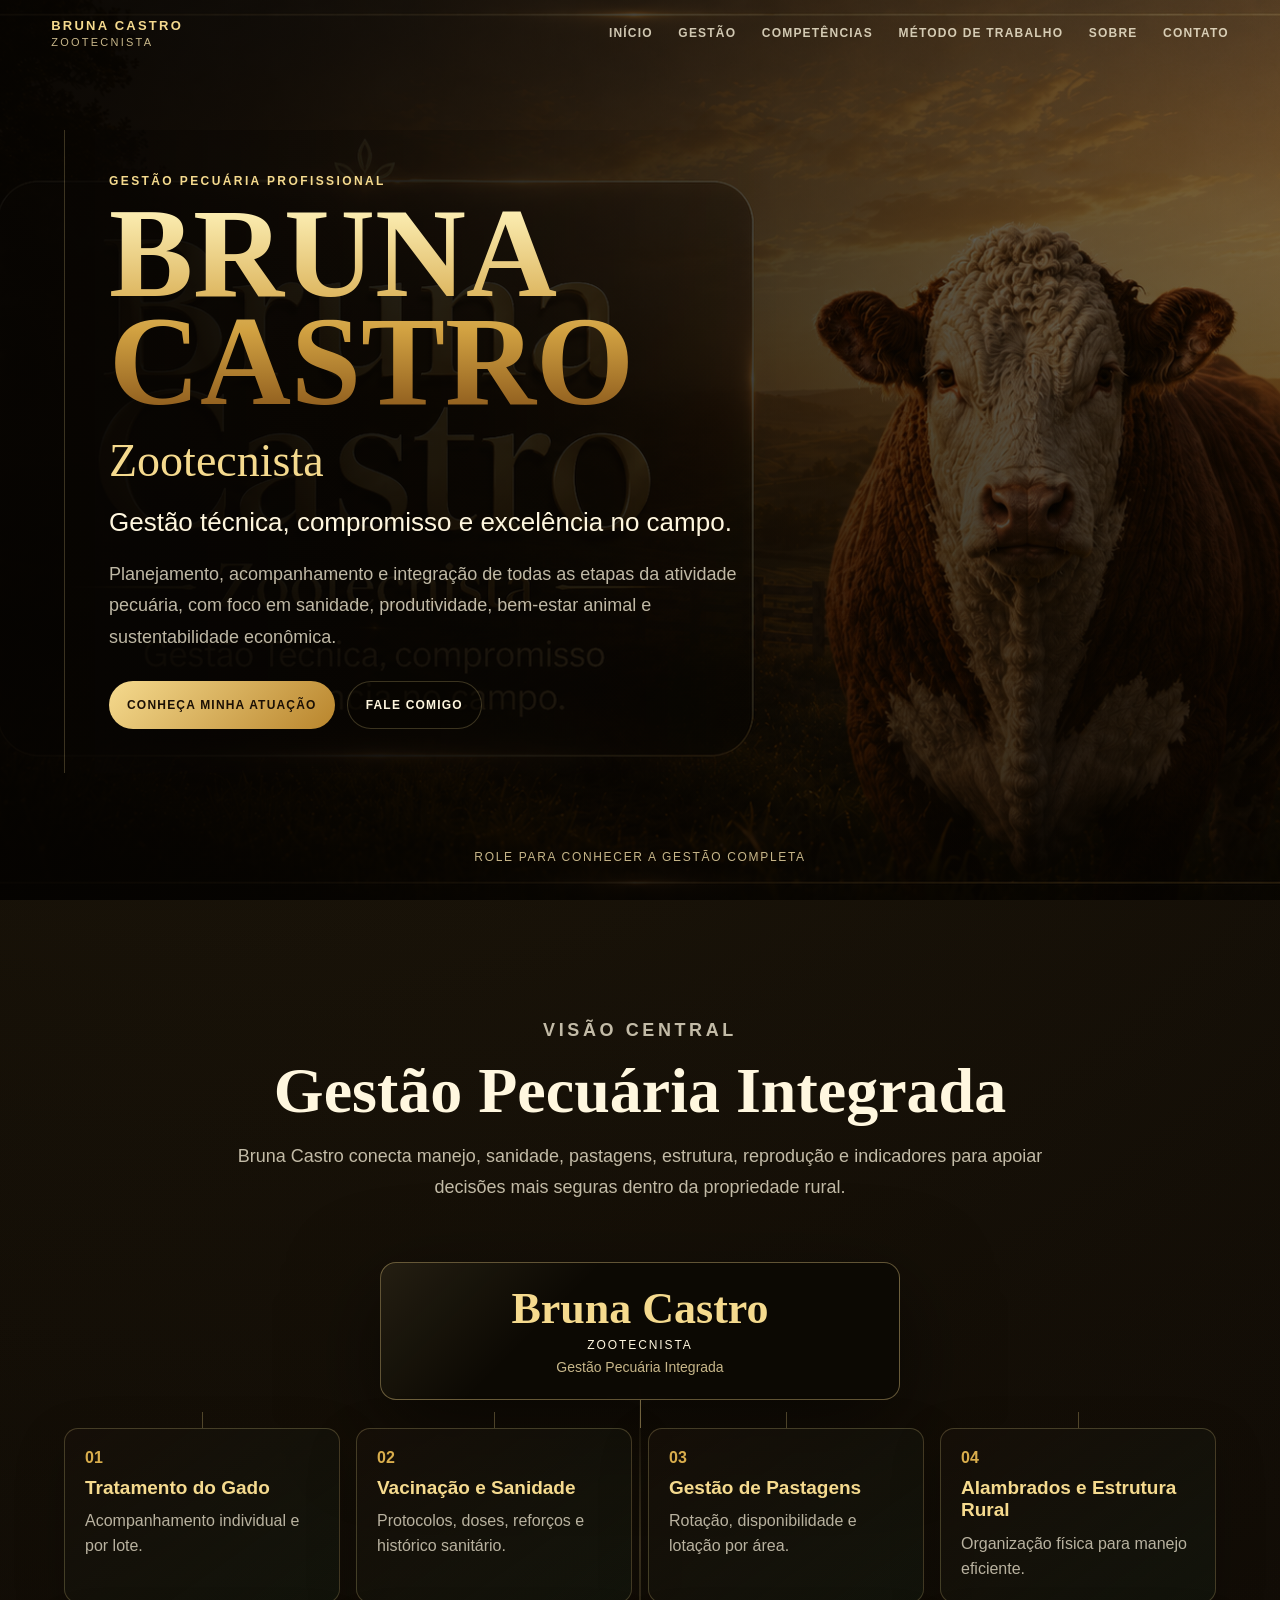
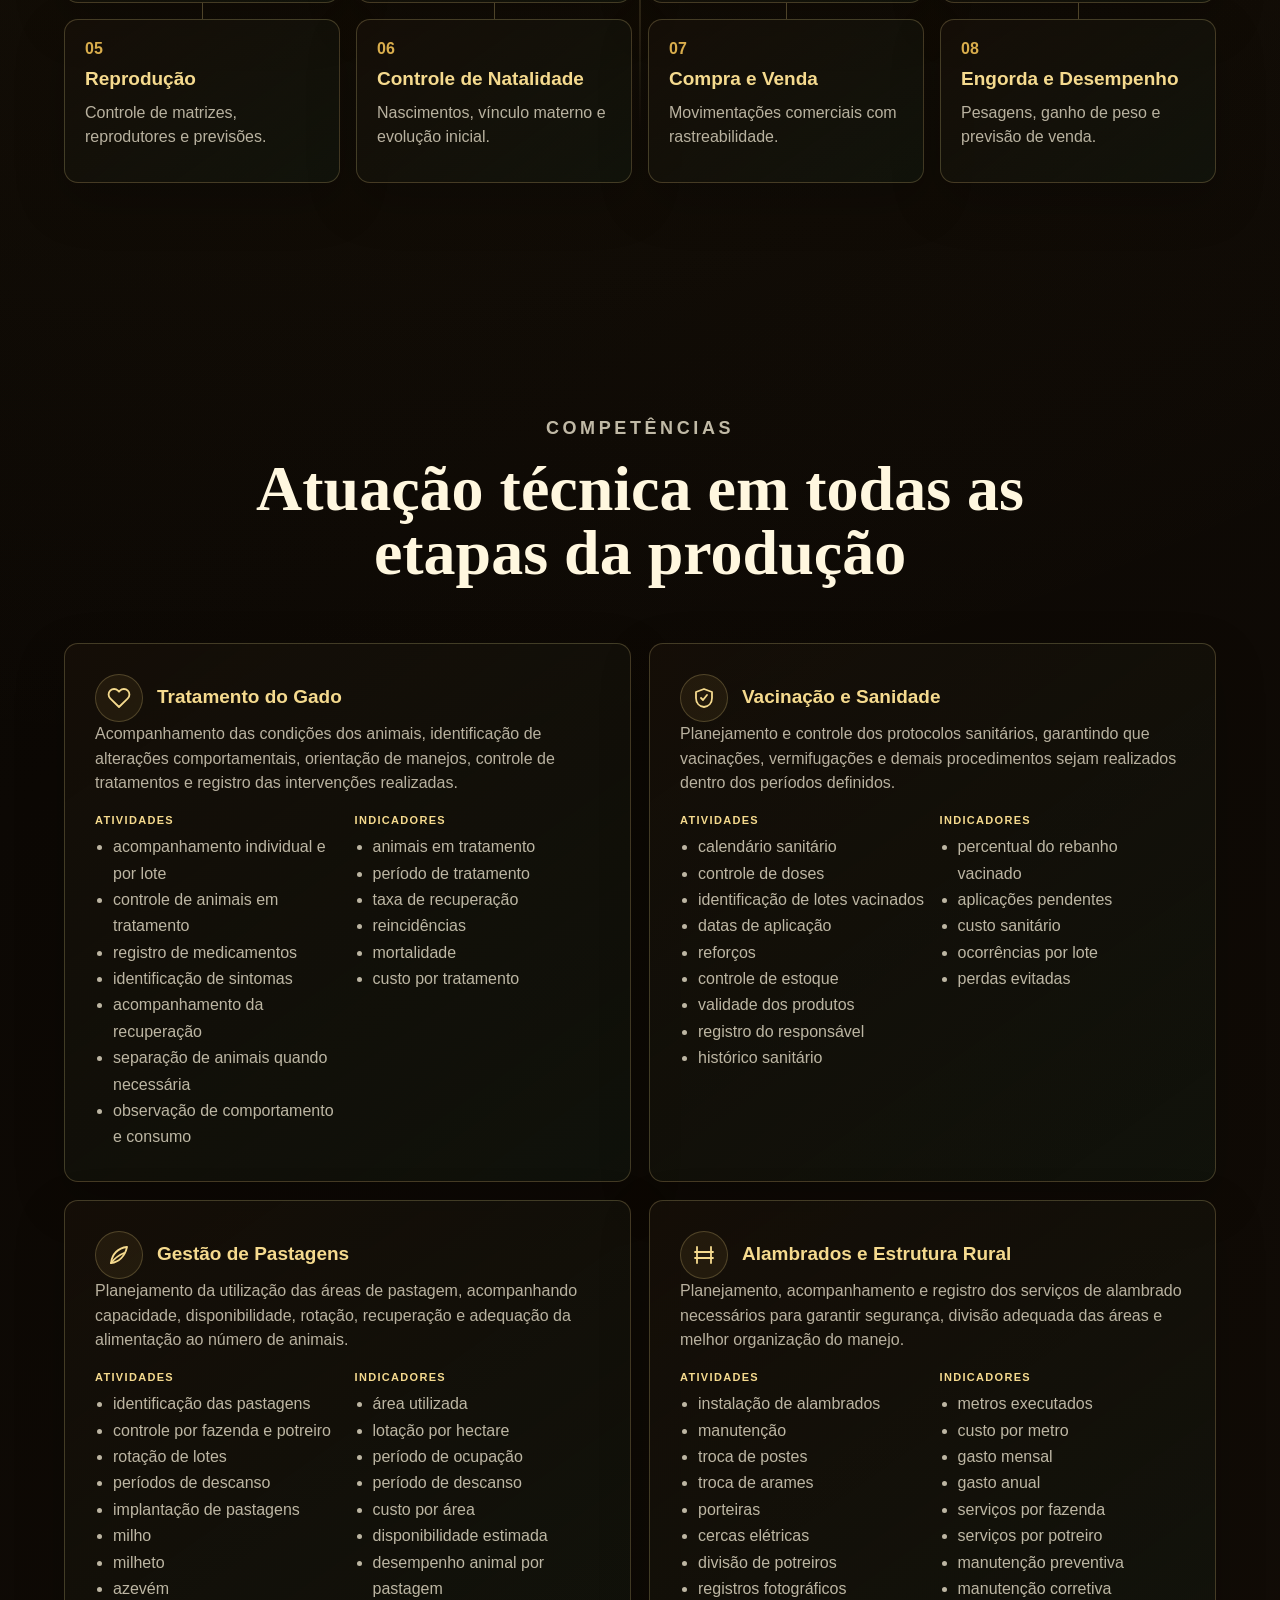
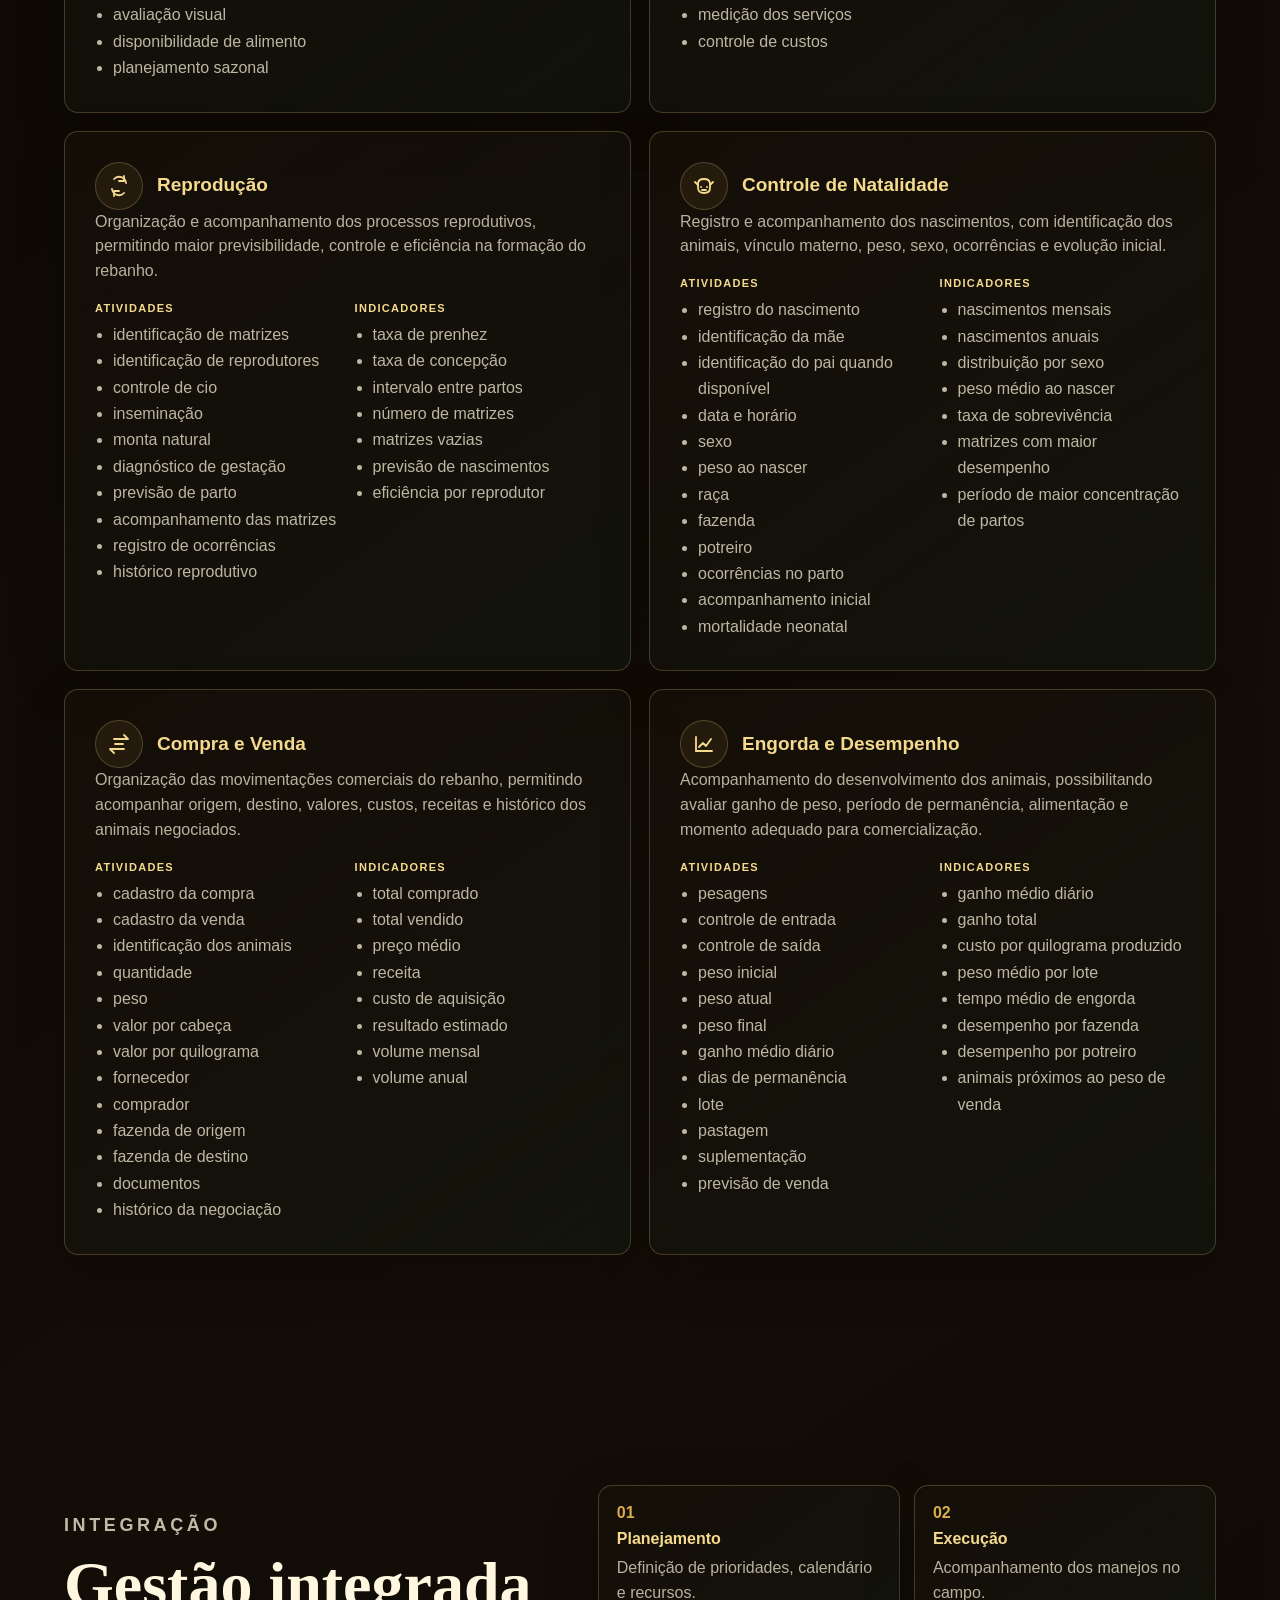
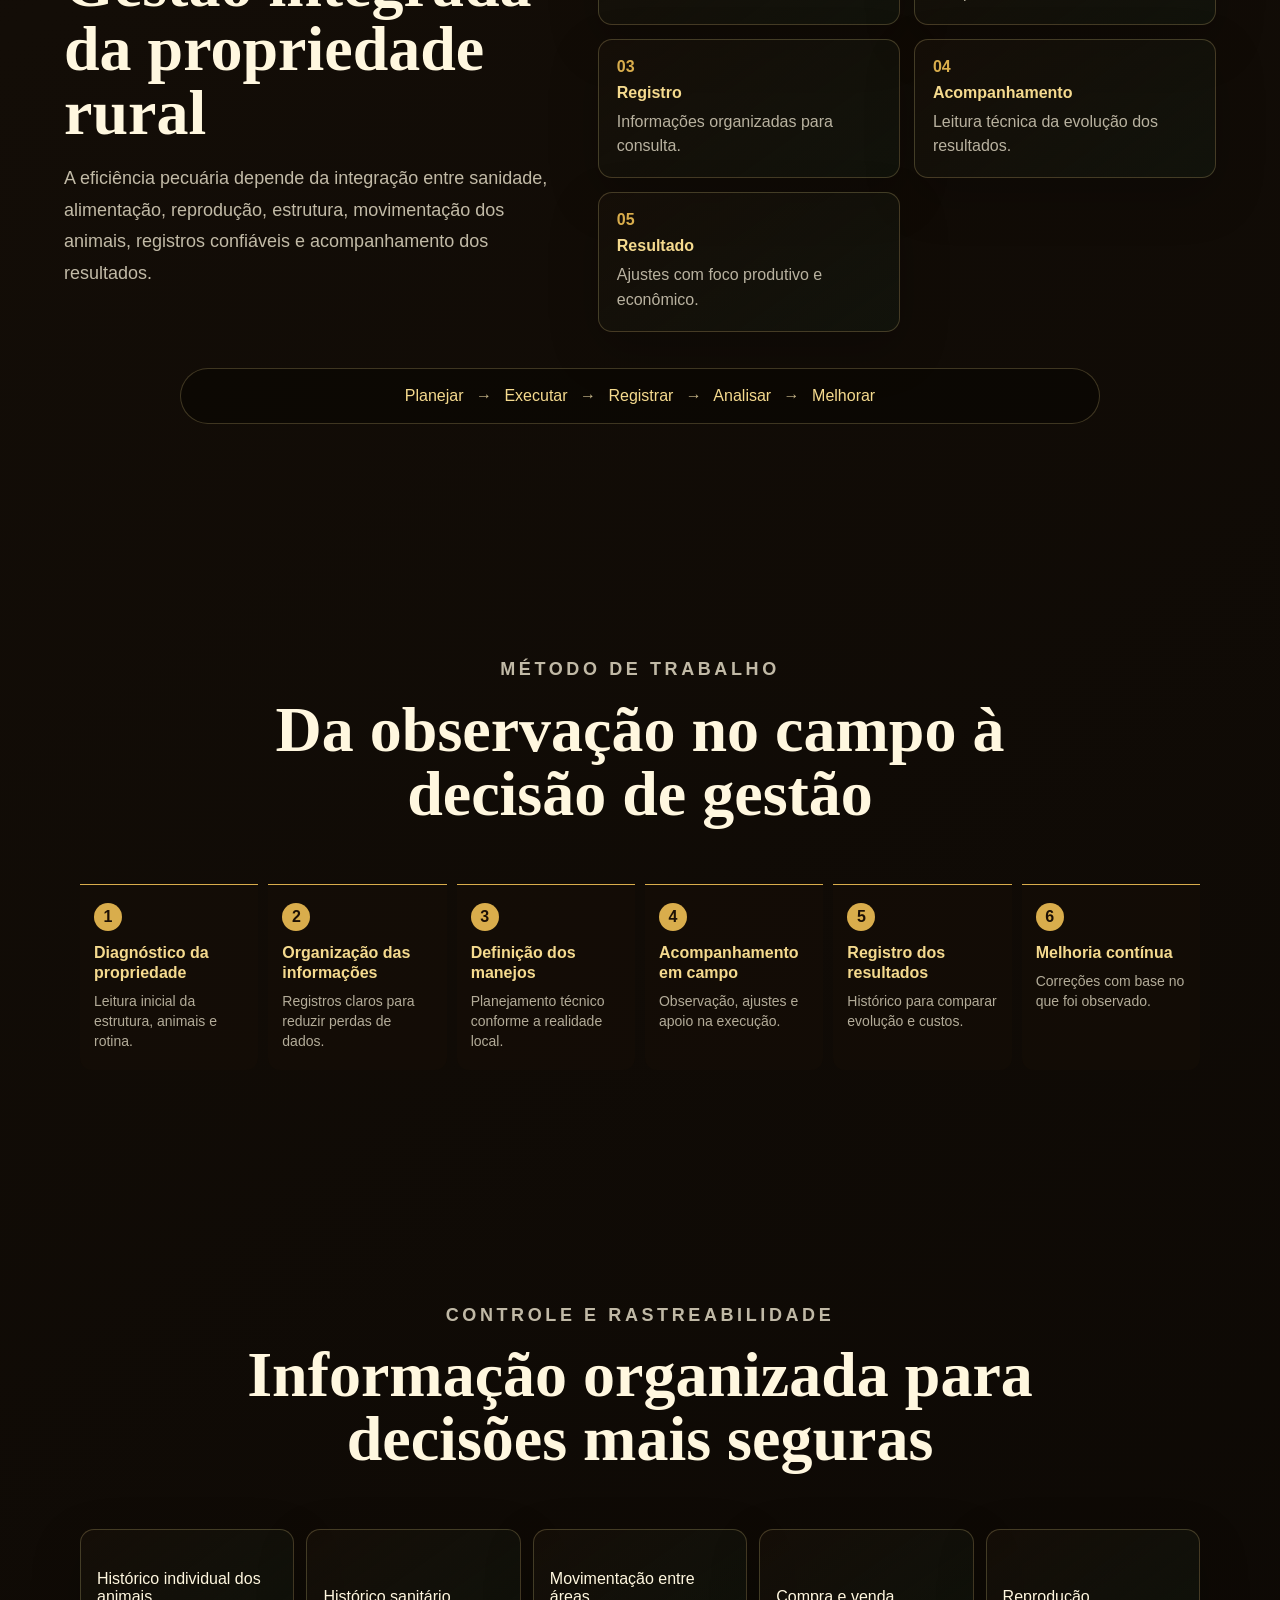
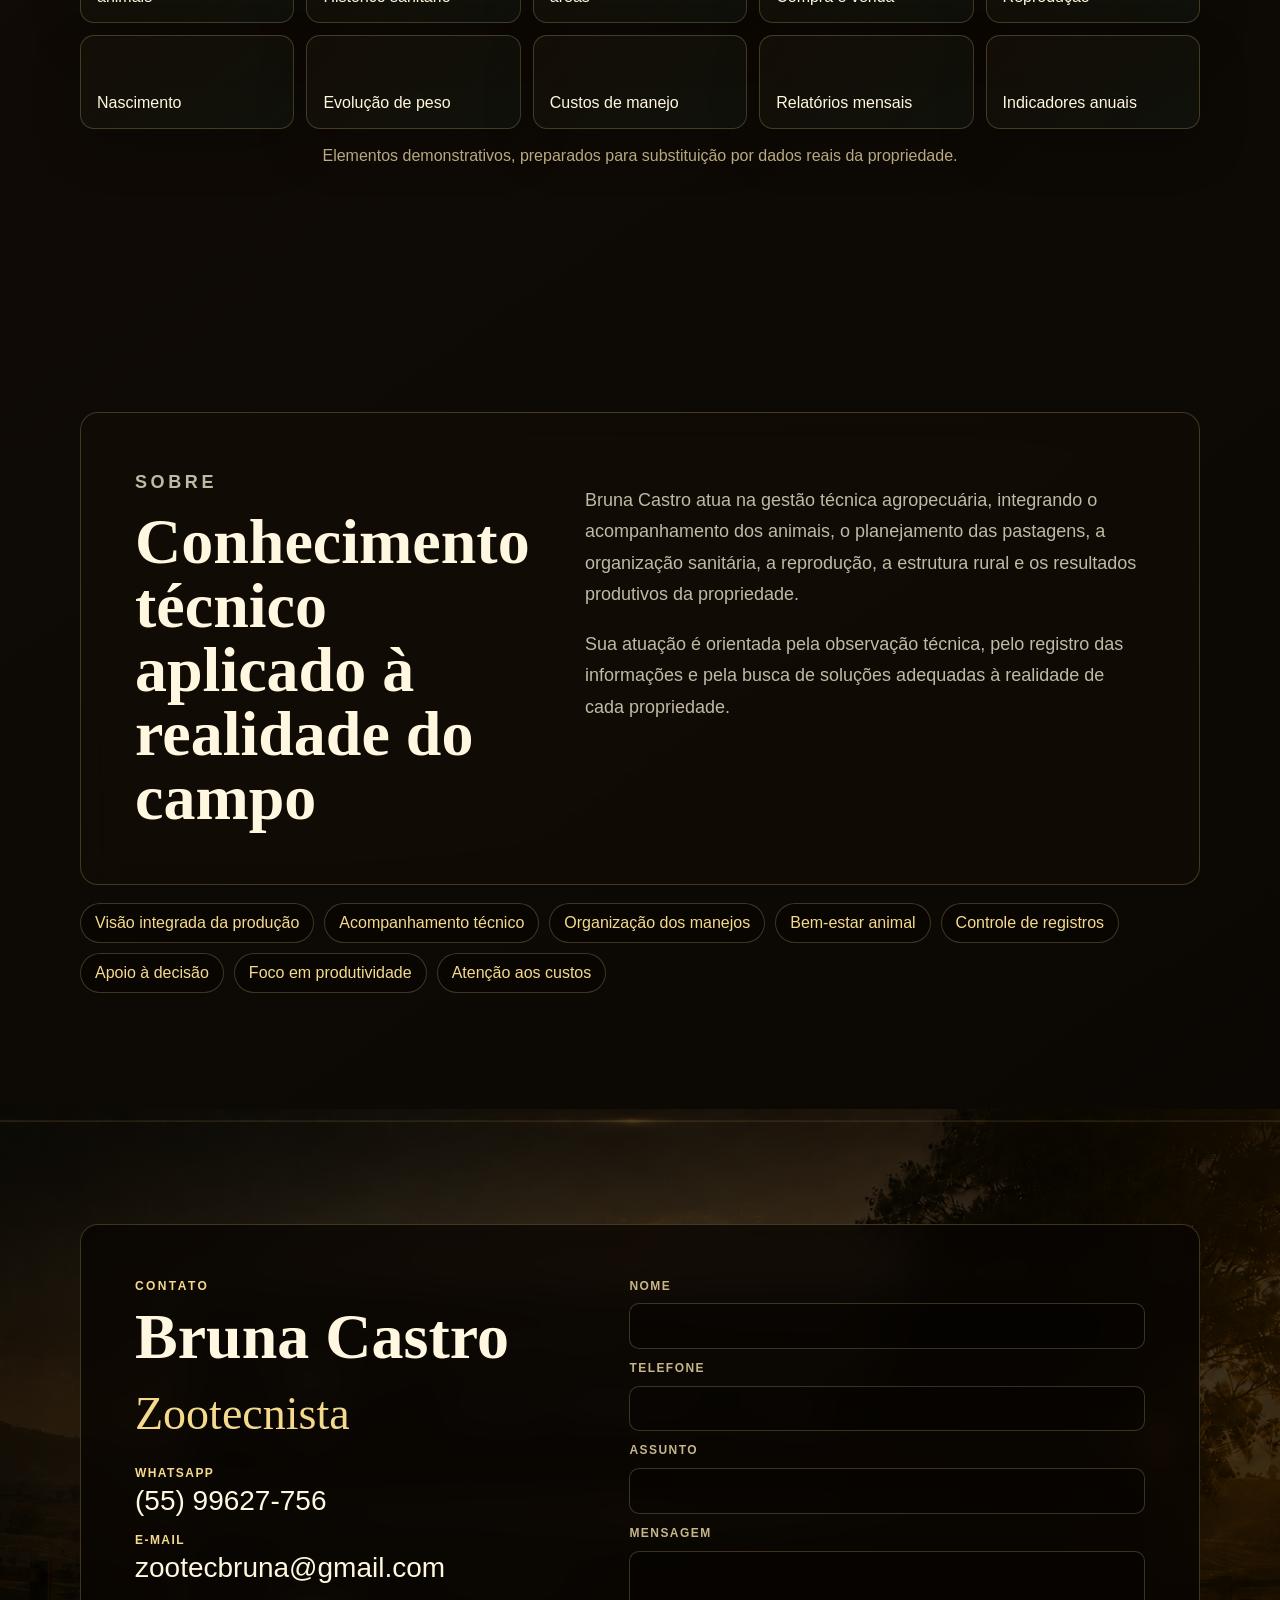
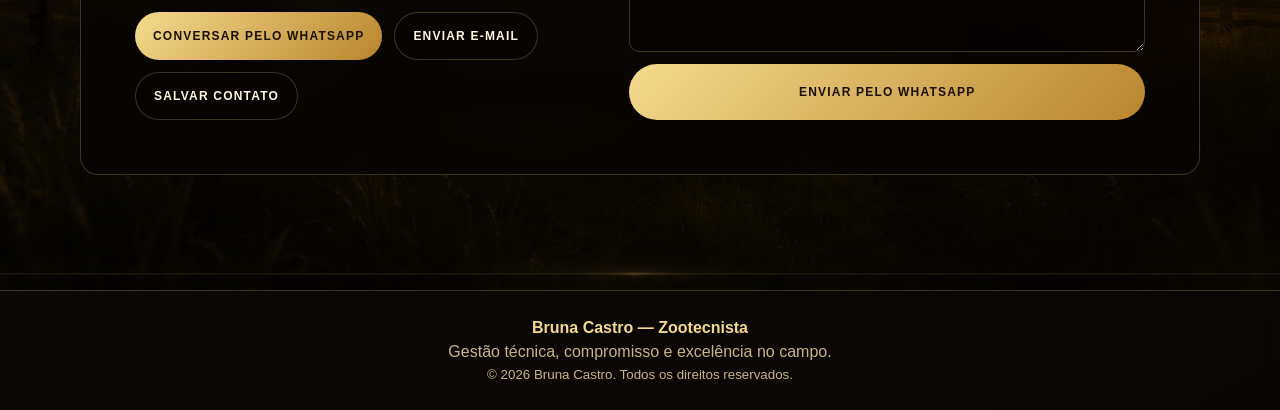
<file: bruna/index.html>
<!DOCTYPE html>
<html lang="pt-BR">
<head>
  <meta charset="UTF-8">
  <meta name="viewport" content="width=device-width, initial-scale=1.0">
  <title>Bruna Castro | Zootecnista e Gestão Pecuária</title>
  <meta name="description" content="Portfólio profissional de Bruna Castro, zootecnista com atuação em gestão pecuária, sanidade animal, pastagens, reprodução, engorda, compra e venda e organização de propriedades rurais.">
  <meta name="theme-color" content="#0b0702">
  <link rel="canonical" href="https://wolf-pecuaria.onrender.com/bruna/">
  <link rel="icon" type="image/png" href="/bruna/assets/favicon.png">
  <meta property="og:title" content="Bruna Castro | Zootecnista e Gestão Pecuária">
  <meta property="og:description" content="Gestão técnica, compromisso e excelência no campo.">
  <meta property="og:image" content="https://wolf-pecuaria.onrender.com/bruna/assets/bruna-castro-capa.png">
  <meta property="og:type" content="website">
  <meta property="og:url" content="https://wolf-pecuaria.onrender.com/bruna/">
  <link rel="stylesheet" href="/bruna/styles.css">
  <script type="application/ld+json">
    {
      "@context": "https://schema.org",
      "@type": "Person",
      "name": "Bruna Castro",
      "jobTitle": "Zootecnista",
      "telephone": "+55 55 99627-756",
      "email": "zootecbruna@gmail.com",
      "url": "https://wolf-pecuaria.onrender.com/bruna/"
    }
  </script>
</head>
<body>
  <header class="site-header" id="siteHeader">
    <a class="brand" href="#inicio" aria-label="Ir para o início">
      <strong>Bruna Castro</strong>
      <span>Zootecnista</span>
    </a>
    <button class="menu-toggle" id="menuToggle" type="button" aria-label="Abrir menu" aria-expanded="false">
      <span></span><span></span><span></span>
    </button>
    <nav class="nav" id="navMenu" aria-label="Navegação principal">
      <a href="#inicio">Início</a>
      <a href="#gestao">Gestão</a>
      <a href="#competencias">Competências</a>
      <a href="#metodo">Método de Trabalho</a>
      <a href="#sobre">Sobre</a>
      <a href="#contato">Contato</a>
    </nav>
  </header>

  <main>
    <section class="hero section" id="inicio">
      <div class="hero-bg" aria-hidden="true"></div>
      <div class="hero-content reveal">
        <p class="eyebrow">Gestão pecuária profissional</p>
        <h1>Bruna Castro</h1>
        <p class="hero-role">Zootecnista</p>
        <p class="hero-quote">Gestão técnica, compromisso e excelência no campo.</p>
        <p class="hero-text">Planejamento, acompanhamento e integração de todas as etapas da atividade pecuária, com foco em sanidade, produtividade, bem-estar animal e sustentabilidade econômica.</p>
        <div class="hero-actions">
          <a class="btn btn-primary" href="#competencias">Conheça minha atuação</a>
          <a class="btn btn-ghost" href="https://wa.me/555599627756" target="_blank" rel="noopener">Fale comigo</a>
        </div>
      </div>
      <p class="scroll-hint">Role para conhecer a gestão completa</p>
    </section>

    <section class="section management" id="gestao">
      <div class="section-heading reveal">
        <p class="eyebrow">Visão central</p>
        <h2>Gestão Pecuária Integrada</h2>
        <p>Bruna Castro conecta manejo, sanidade, pastagens, estrutura, reprodução e indicadores para apoiar decisões mais seguras dentro da propriedade rural.</p>
      </div>

      <div class="diagram reveal" aria-label="Diagrama de competências integradas">
        <div class="diagram-center">
          <strong>Bruna Castro</strong>
          <span>Zootecnista</span>
          <em>Gestão Pecuária Integrada</em>
        </div>
        <div class="diagram-grid">
          <article class="diagram-card"><span>01</span><h3>Tratamento do Gado</h3><p>Acompanhamento individual e por lote.</p></article>
          <article class="diagram-card"><span>02</span><h3>Vacinação e Sanidade</h3><p>Protocolos, doses, reforços e histórico sanitário.</p></article>
          <article class="diagram-card"><span>03</span><h3>Gestão de Pastagens</h3><p>Rotação, disponibilidade e lotação por área.</p></article>
          <article class="diagram-card"><span>04</span><h3>Alambrados e Estrutura Rural</h3><p>Organização física para manejo eficiente.</p></article>
          <article class="diagram-card"><span>05</span><h3>Reprodução</h3><p>Controle de matrizes, reprodutores e previsões.</p></article>
          <article class="diagram-card"><span>06</span><h3>Controle de Natalidade</h3><p>Nascimentos, vínculo materno e evolução inicial.</p></article>
          <article class="diagram-card"><span>07</span><h3>Compra e Venda</h3><p>Movimentações comerciais com rastreabilidade.</p></article>
          <article class="diagram-card"><span>08</span><h3>Engorda e Desempenho</h3><p>Pesagens, ganho de peso e previsão de venda.</p></article>
        </div>
      </div>
    </section>

    <section class="section competencies" id="competencias">
      <div class="section-heading reveal">
        <p class="eyebrow">Competências</p>
        <h2>Atuação técnica em todas as etapas da produção</h2>
      </div>
      <div class="competency-list" id="competencyList"></div>
    </section>

    <section class="section integrated">
      <div class="split">
        <div class="section-heading reveal">
          <p class="eyebrow">Integração</p>
          <h2>Gestão integrada da propriedade rural</h2>
          <p>A eficiência pecuária depende da integração entre sanidade, alimentação, reprodução, estrutura, movimentação dos animais, registros confiáveis e acompanhamento dos resultados.</p>
        </div>
        <div class="pillars reveal">
          <article><span>01</span><strong>Planejamento</strong><p>Definição de prioridades, calendário e recursos.</p></article>
          <article><span>02</span><strong>Execução</strong><p>Acompanhamento dos manejos no campo.</p></article>
          <article><span>03</span><strong>Registro</strong><p>Informações organizadas para consulta.</p></article>
          <article><span>04</span><strong>Acompanhamento</strong><p>Leitura técnica da evolução dos resultados.</p></article>
          <article><span>05</span><strong>Resultado</strong><p>Ajustes com foco produtivo e econômico.</p></article>
        </div>
      </div>
      <div class="flow reveal">Planejar <span>→</span> Executar <span>→</span> Registrar <span>→</span> Analisar <span>→</span> Melhorar</div>
    </section>

    <section class="section method" id="metodo">
      <div class="section-heading reveal">
        <p class="eyebrow">Método de Trabalho</p>
        <h2>Da observação no campo à decisão de gestão</h2>
      </div>
      <ol class="timeline reveal">
        <li><strong>Diagnóstico da propriedade</strong><span>Leitura inicial da estrutura, animais e rotina.</span></li>
        <li><strong>Organização das informações</strong><span>Registros claros para reduzir perdas de dados.</span></li>
        <li><strong>Definição dos manejos</strong><span>Planejamento técnico conforme a realidade local.</span></li>
        <li><strong>Acompanhamento em campo</strong><span>Observação, ajustes e apoio na execução.</span></li>
        <li><strong>Registro dos resultados</strong><span>Histórico para comparar evolução e custos.</span></li>
        <li><strong>Melhoria contínua</strong><span>Correções com base no que foi observado.</span></li>
      </ol>
    </section>

    <section class="section traceability">
      <div class="section-heading reveal">
        <p class="eyebrow">Controle e rastreabilidade</p>
        <h2>Informação organizada para decisões mais seguras</h2>
      </div>
      <div class="dashboard reveal">
        <article>Histórico individual dos animais</article>
        <article>Histórico sanitário</article>
        <article>Movimentação entre áreas</article>
        <article>Compra e venda</article>
        <article>Reprodução</article>
        <article>Nascimento</article>
        <article>Evolução de peso</article>
        <article>Custos de manejo</article>
        <article>Relatórios mensais</article>
        <article>Indicadores anuais</article>
      </div>
      <p class="demo-note">Elementos demonstrativos, preparados para substituição por dados reais da propriedade.</p>
    </section>

    <section class="section about" id="sobre">
      <div class="about-panel reveal">
        <div>
          <p class="eyebrow">Sobre</p>
          <h2>Conhecimento técnico aplicado à realidade do campo</h2>
        </div>
        <div>
          <p>Bruna Castro atua na gestão técnica agropecuária, integrando o acompanhamento dos animais, o planejamento das pastagens, a organização sanitária, a reprodução, a estrutura rural e os resultados produtivos da propriedade.</p>
          <p>Sua atuação é orientada pela observação técnica, pelo registro das informações e pela busca de soluções adequadas à realidade de cada propriedade.</p>
        </div>
      </div>
      <div class="highlights reveal">
        <span>Visão integrada da produção</span>
        <span>Acompanhamento técnico</span>
        <span>Organização dos manejos</span>
        <span>Bem-estar animal</span>
        <span>Controle de registros</span>
        <span>Apoio à decisão</span>
        <span>Foco em produtividade</span>
        <span>Atenção aos custos</span>
      </div>
    </section>

    <section class="section contact" id="contato">
      <div class="contact-bg" aria-hidden="true"></div>
      <div class="contact-card reveal">
        <div>
          <p class="eyebrow">Contato</p>
          <h2>Bruna Castro</h2>
          <p class="hero-role">Zootecnista</p>
          <dl class="contact-data">
            <div><dt>WhatsApp</dt><dd><a href="https://wa.me/555599627756" target="_blank" rel="noopener">(55) 99627-756</a></dd></div>
            <div><dt>E-mail</dt><dd><a href="mailto:zootecbruna@gmail.com">zootecbruna@gmail.com</a></dd></div>
          </dl>
          <div class="contact-actions">
            <a class="btn btn-primary" href="https://wa.me/555599627756" target="_blank" rel="noopener">Conversar pelo WhatsApp</a>
            <a class="btn btn-ghost" href="mailto:zootecbruna@gmail.com">Enviar e-mail</a>
            <a class="btn btn-ghost" href="/bruna/bruna-castro.vcf" download>Salvar contato</a>
          </div>
        </div>
        <form class="contact-form" id="contactForm">
          <label>Nome<input name="nome" type="text" autocomplete="name" required></label>
          <label>Telefone<input name="telefone" type="tel" autocomplete="tel"></label>
          <label>Assunto<input name="assunto" type="text" required></label>
          <label>Mensagem<textarea name="mensagem" rows="5" required></textarea></label>
          <button class="btn btn-primary" type="submit">Enviar pelo WhatsApp</button>
        </form>
      </div>
    </section>
  </main>

  <footer class="footer">
    <strong>Bruna Castro — Zootecnista</strong>
    <span>Gestão técnica, compromisso e excelência no campo.</span>
    <small>© <span id="year"></span> Bruna Castro. Todos os direitos reservados.</small>
  </footer>

  <script src="/bruna/script.js"></script>
</body>
</html>
</file>
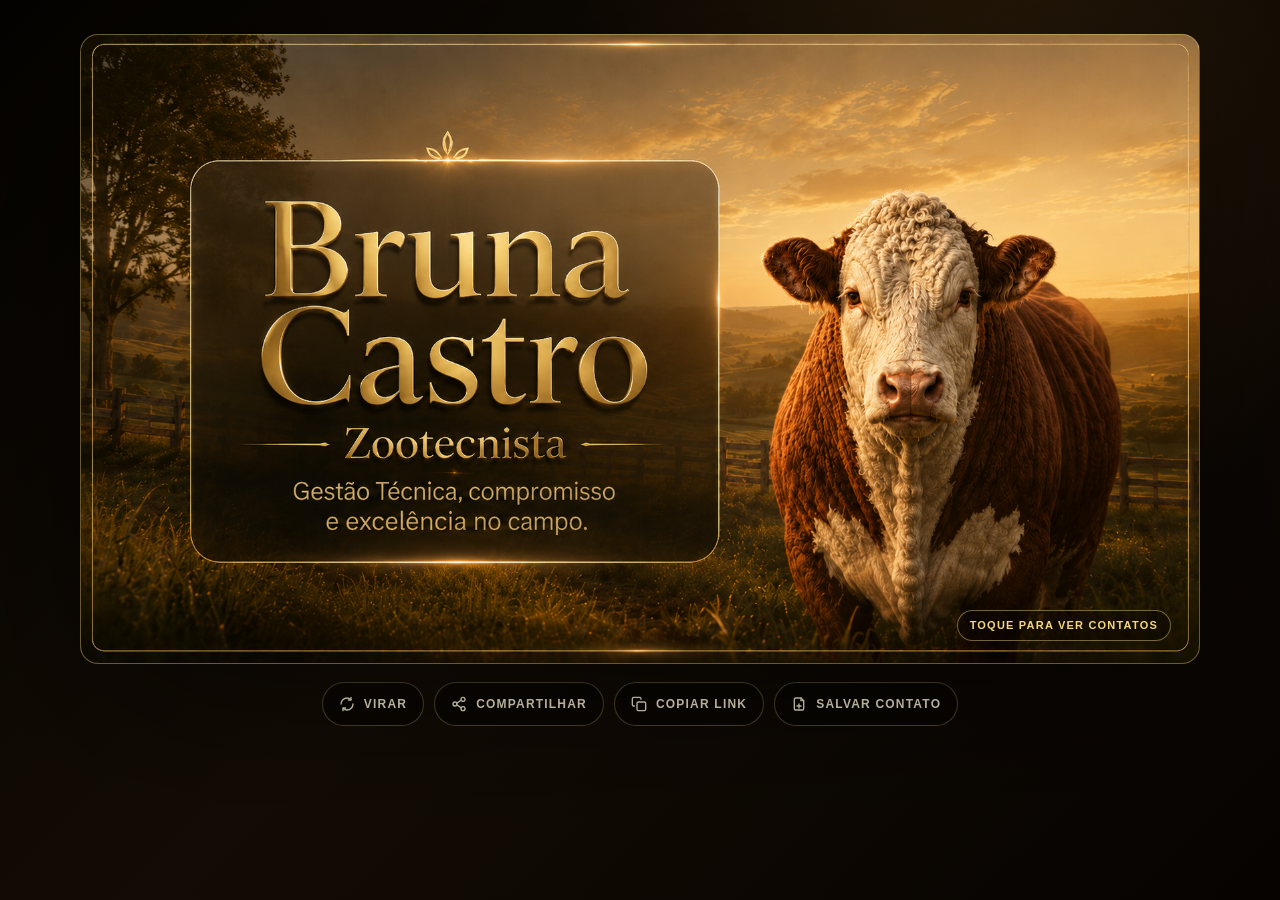
<file: cartão-brunacastro.html>
<!DOCTYPE html>
<html lang="pt-BR">
<head>
  <meta charset="UTF-8">
  <meta name="viewport" content="width=device-width, initial-scale=1.0, viewport-fit=cover">
  <meta name="theme-color" content="#0b0702">
  <meta name="description" content="Cartão digital de Bruna Castro, Zootecnista.">
  <meta property="og:title" content="Bruna Castro | Zootecnista">
  <meta property="og:description" content="Gestão técnica, compromisso e excelência no campo.">
  <meta property="og:image" content="./assets/cartao-brunacastro-frente.png">
  <title>Bruna Castro | Cartão Digital</title>
  <style>
    :root {
      --gold: #f5d77f;
      --gold-soft: rgba(245, 215, 127, 0.72);
      --ink: #fff5d8;
      --bg: #0b0702;
      --line: rgba(245, 215, 127, 0.38);
      --shadow: 0 30px 100px rgba(0, 0, 0, 0.62);
    }

    * {
      box-sizing: border-box;
    }

    html,
    body {
      min-height: 100%;
      margin: 0;
    }

    body {
      display: grid;
      place-items: center;
      padding: clamp(12px, 3vw, 34px);
      color: var(--ink);
      background:
        radial-gradient(circle at 75% 18%, rgba(185, 118, 34, 0.18), transparent 34%),
        linear-gradient(135deg, #050301 0%, #140d05 48%, #070402 100%);
      font-family: Arial, Helvetica, sans-serif;
      overflow-x: hidden;
    }

    button,
    a {
      -webkit-tap-highlight-color: transparent;
      font: inherit;
    }

    .page {
      width: min(100%, 1160px);
      display: grid;
      gap: 18px;
      justify-items: center;
    }

    .card-shell {
      width: min(100%, 1120px);
      aspect-ratio: 16 / 9;
      min-height: 190px;
      max-height: min(74vh, 640px);
      border-radius: clamp(10px, 1.8vw, 18px);
      perspective: 1600px;
      filter: drop-shadow(var(--shadow));
    }

    .card {
      position: relative;
      width: 100%;
      height: 100%;
      border-radius: inherit;
      transform-style: preserve-3d;
      transition: transform 720ms cubic-bezier(0.2, 0.78, 0.2, 1);
      cursor: pointer;
    }

    .card-shell.is-flipped .card {
      transform: rotateY(180deg);
    }

    .face {
      position: absolute;
      inset: 0;
      overflow: hidden;
      border: 1px solid var(--line);
      border-radius: inherit;
      backface-visibility: hidden;
      background-color: #120b03;
      background-position: center;
      background-size: cover;
      background-repeat: no-repeat;
    }

    .front {
      background-image: url("./assets/cartao-brunacastro-frente.png");
    }

    .back {
      transform: rotateY(180deg);
      background-image: url("./assets/cartao-brunacastro-verso.png");
    }

    .hotspot {
      position: absolute;
      display: block;
      border-radius: 18px;
      outline-offset: 4px;
    }

    .hotspot:focus-visible {
      outline: 2px solid var(--gold);
    }

    .hotspot-whatsapp {
      left: 16.8%;
      top: 22.1%;
      width: 66.5%;
      height: 26.5%;
    }

    .hotspot-email {
      left: 16.8%;
      top: 52.3%;
      width: 66.5%;
      height: 26.5%;
    }

    .tap-hint {
      position: absolute;
      right: clamp(12px, 2.4vw, 28px);
      bottom: clamp(10px, 2vw, 22px);
      z-index: 3;
      padding: 8px 12px;
      border: 1px solid rgba(245, 215, 127, 0.44);
      border-radius: 999px;
      color: var(--gold);
      background: rgba(10, 6, 2, 0.42);
      font-size: clamp(9px, 1.2vw, 11px);
      font-weight: 800;
      letter-spacing: 0.11em;
      line-height: 1.2;
      text-transform: uppercase;
      pointer-events: none;
      backdrop-filter: blur(8px);
    }

    .toolbar {
      width: min(100%, 900px);
      display: flex;
      flex-wrap: wrap;
      justify-content: center;
      gap: 10px;
    }

    .tool-button {
      display: inline-flex;
      align-items: center;
      justify-content: center;
      gap: 9px;
      min-height: 44px;
      padding: 0 16px;
      border: 1px solid rgba(245, 215, 127, 0.32);
      border-radius: 999px;
      color: var(--ink);
      background: rgba(8, 5, 2, 0.66);
      font-size: 12px;
      font-weight: 800;
      letter-spacing: 0.1em;
      line-height: 1;
      text-transform: uppercase;
      white-space: nowrap;
      cursor: pointer;
      transition: transform 160ms ease, border-color 160ms ease, background 160ms ease;
    }

    .tool-button:hover,
    .tool-button:focus-visible {
      transform: translateY(-1px);
      border-color: rgba(245, 215, 127, 0.72);
      background: rgba(24, 16, 7, 0.88);
      outline: none;
    }

    .tool-button svg {
      width: 16px;
      height: 16px;
      flex: 0 0 auto;
      fill: none;
      stroke: currentColor;
      stroke-linecap: round;
      stroke-linejoin: round;
      stroke-width: 2;
    }

    .status {
      min-height: 18px;
      margin: 0;
      color: var(--gold-soft);
      font-size: 12px;
      line-height: 1.4;
      text-align: center;
    }

    @media (max-width: 620px) {
      body {
        align-content: center;
        padding: 10px;
      }

      .page {
        gap: 14px;
      }

      .card-shell {
        width: 100%;
        min-height: auto;
        max-height: none;
      }

      .tap-hint {
        right: 10px;
        bottom: 9px;
        max-width: 52%;
        padding: 7px 9px;
        font-size: 8.5px;
        letter-spacing: 0.08em;
      }

      .toolbar {
        display: grid;
        grid-template-columns: 1fr 1fr;
        width: 100%;
      }

      .tool-button {
        width: 100%;
        min-height: 42px;
        padding: 0 10px;
        font-size: 10.5px;
        letter-spacing: 0.06em;
      }
    }

    @media (max-width: 360px) {
      .toolbar {
        grid-template-columns: 1fr;
      }
    }

    @media (prefers-reduced-motion: reduce) {
      .card,
      .tool-button {
        transition: none;
      }
    }
  </style>
</head>
<body>
  <main class="page">
    <section class="card-shell" id="cardShell" aria-label="Cartão digital de Bruna Castro">
      <div class="card" id="businessCard" tabindex="0" role="button" aria-pressed="false" aria-label="Virar cartão digital">
        <article class="face front" aria-label="Frente do cartão">
          <span class="tap-hint">Toque para ver contatos</span>
        </article>

        <article class="face back" aria-label="Verso do cartão">
          <a class="hotspot hotspot-whatsapp" id="whatsappLink" href="https://wa.me/555599627756" target="_blank" rel="noopener" aria-label="Abrir conversa no WhatsApp"></a>
          <a class="hotspot hotspot-email" id="emailLink" href="mailto:zootecbruna@gmail.com" aria-label="Enviar e-mail"></a>
        </article>
      </div>
    </section>

    <div class="toolbar" aria-label="Ações do cartão">
      <button class="tool-button" type="button" id="flipCard">
        <svg viewBox="0 0 24 24" aria-hidden="true"><path d="M21 12a9 9 0 0 1-9 9 8.7 8.7 0 0 1-5.8-2.2"></path><path d="M3 12a9 9 0 0 1 9-9 8.7 8.7 0 0 1 5.8 2.2"></path><path d="M18 2v4h-4"></path><path d="M6 22v-4h4"></path></svg>
        Virar
      </button>
      <button class="tool-button" type="button" id="shareCard">
        <svg viewBox="0 0 24 24" aria-hidden="true"><circle cx="18" cy="5" r="3"></circle><circle cx="6" cy="12" r="3"></circle><circle cx="18" cy="19" r="3"></circle><path d="m8.6 10.7 6.8-4.4"></path><path d="m8.6 13.3 6.8 4.4"></path></svg>
        Compartilhar
      </button>
      <button class="tool-button" type="button" id="copyLink">
        <svg viewBox="0 0 24 24" aria-hidden="true"><rect x="9" y="9" width="13" height="13" rx="2"></rect><path d="M5 15H4a2 2 0 0 1-2-2V4a2 2 0 0 1 2-2h9a2 2 0 0 1 2 2v1"></path></svg>
        Copiar link
      </button>
      <button class="tool-button" type="button" id="saveContact">
        <svg viewBox="0 0 24 24" aria-hidden="true"><path d="M15 3H7a2 2 0 0 0-2 2v14a2 2 0 0 0 2 2h10a2 2 0 0 0 2-2V7Z"></path><path d="M15 3v4h4"></path><path d="M9 15h6"></path><path d="M12 12v6"></path></svg>
        Salvar contato
      </button>
    </div>

    <p class="status" id="status" role="status" aria-live="polite"></p>
  </main>

  <script>
    const contact = {
      brand: "Bruna Castro",
      person: "Bruna Castro",
      role: "Zootecnista",
      whatsappPhone: "555599627756",
      email: "zootecbruna@gmail.com",
      whatsappMessage: "Olá, vim pelo cartão digital de Bruna Castro."
    };

    const cardShell = document.getElementById("cardShell");
    const businessCard = document.getElementById("businessCard");
    const status = document.getElementById("status");
    const whatsappLink = document.getElementById("whatsappLink");
    const emailLink = document.getElementById("emailLink");

    function setStatus(message) {
      status.textContent = message;
      window.clearTimeout(setStatus.timer);
      setStatus.timer = window.setTimeout(() => {
        status.textContent = "";
      }, 3200);
    }

    function isInteractiveElement(element) {
      return Boolean(element.closest("a, button"));
    }

    function setFlipped(value) {
      cardShell.classList.toggle("is-flipped", value);
      businessCard.setAttribute("aria-pressed", String(value));
    }

    function toggleCard() {
      setFlipped(!cardShell.classList.contains("is-flipped"));
    }

    async function copyCurrentLink() {
      try {
        await navigator.clipboard.writeText(window.location.href);
        setStatus("Link copiado para compartilhar.");
      } catch (error) {
        setStatus("Copie o endereço do navegador para compartilhar.");
      }
    }

    async function shareCard() {
      const data = {
        title: contact.person + " | " + contact.role,
        text: "Cartão digital de " + contact.person + " - " + contact.role,
        url: window.location.href
      };

      if (navigator.share) {
        try {
          await navigator.share(data);
          return;
        } catch (error) {
          if (error.name === "AbortError") return;
        }
      }

      await copyCurrentLink();
    }

    function downloadVCard() {
      const lines = [
        "BEGIN:VCARD",
        "VERSION:3.0",
        "FN:" + contact.person,
        "ORG:" + contact.brand,
        "TITLE:" + contact.role,
        "TEL;TYPE=CELL,VOICE:+" + contact.whatsappPhone,
        "EMAIL;TYPE=INTERNET:" + contact.email,
        "URL:" + window.location.href,
        "END:VCARD"
      ];

      const blob = new Blob([lines.join("\n")], { type: "text/vcard;charset=utf-8" });
      const url = URL.createObjectURL(blob);
      const link = document.createElement("a");
      link.href = url;
      link.download = "bruna-castro-zootecnista.vcf";
      document.body.appendChild(link);
      link.click();
      link.remove();
      URL.revokeObjectURL(url);
      setStatus("Contato pronto para salvar na agenda.");
    }

    whatsappLink.href = "https://wa.me/" + contact.whatsappPhone + "?text=" + encodeURIComponent(contact.whatsappMessage);
    emailLink.href = "mailto:" + contact.email;

    businessCard.addEventListener("click", (event) => {
      if (isInteractiveElement(event.target)) return;
      toggleCard();
    });

    businessCard.addEventListener("keydown", (event) => {
      if (event.key === "Enter" || event.key === " ") {
        event.preventDefault();
        toggleCard();
      }

      if (event.key === "Escape") {
        setFlipped(false);
      }
    });

    document.getElementById("flipCard").addEventListener("click", toggleCard);
    document.getElementById("shareCard").addEventListener("click", shareCard);
    document.getElementById("copyLink").addEventListener("click", copyCurrentLink);
    document.getElementById("saveContact").addEventListener("click", downloadVCard);

    if (window.location.hash === "#contatos") {
      setFlipped(true);
    }
  </script>
</body>
</html>
</file>
<file: bruna/styles.css>
:root {
  --bg: #080502;
  --panel: rgba(18, 12, 6, 0.78);
  --panel-solid: #151008;
  --ink: #fff7df;
  --muted: #c7b689;
  --gold: #d9ad4c;
  --gold-light: #f5da8e;
  --green: #223521;
  --earth: #5b2c14;
  --line: rgba(245, 218, 142, 0.22);
  --shadow: 0 28px 90px rgba(0, 0, 0, 0.5);
}

* { box-sizing: border-box; }
html { scroll-behavior: smooth; }
body {
  margin: 0;
  color: var(--ink);
  background:
    radial-gradient(circle at 20% 0%, rgba(217, 173, 76, 0.12), transparent 28%),
    linear-gradient(145deg, #050301, #130d07 52%, #090603);
  font-family: Arial, Helvetica, sans-serif;
  overflow-x: hidden;
}

body.menu-open { overflow: hidden; }
a { color: inherit; text-decoration: none; }
button, input, textarea { font: inherit; }
img { max-width: 100%; display: block; }
:focus-visible { outline: 2px solid var(--gold-light); outline-offset: 4px; }

.site-header {
  position: fixed;
  top: 0;
  left: 0;
  right: 0;
  z-index: 50;
  display: flex;
  align-items: center;
  justify-content: space-between;
  gap: 20px;
  padding: 18px clamp(18px, 4vw, 56px);
  transition: background 240ms ease, border-color 240ms ease, padding 240ms ease;
  border-bottom: 1px solid transparent;
}
.site-header.is-scrolled {
  padding-block: 12px;
  background: rgba(8, 5, 2, 0.78);
  border-color: var(--line);
  backdrop-filter: blur(18px);
}
.brand {
  display: grid;
  gap: 3px;
  text-transform: uppercase;
  letter-spacing: 0.14em;
}
.brand strong { color: var(--gold-light); font-size: 13px; }
.brand span { color: var(--muted); font-size: 11px; }
.nav { display: flex; align-items: center; gap: clamp(12px, 2vw, 26px); }
.nav a {
  color: rgba(255, 247, 223, 0.78);
  font-size: 12px;
  font-weight: 700;
  letter-spacing: 0.1em;
  text-transform: uppercase;
}
.nav a:hover { color: var(--gold-light); }
.menu-toggle {
  display: none;
  width: 44px;
  height: 44px;
  border: 1px solid var(--line);
  border-radius: 50%;
  background: rgba(0,0,0,.25);
  color: var(--ink);
}
.menu-toggle span {
  display: block;
  width: 18px;
  height: 2px;
  margin: 4px auto;
  background: currentColor;
}

.section { position: relative; padding: clamp(72px, 9vw, 126px) clamp(18px, 5vw, 72px); }
.section-heading {
  width: min(100%, 820px);
  margin: 0 auto clamp(34px, 5vw, 58px);
  text-align: center;
}
.eyebrow {
  margin: 0 0 12px;
  color: var(--gold-light);
  font-size: 12px;
  font-weight: 800;
  letter-spacing: 0.2em;
  text-transform: uppercase;
}
h1, h2, h3, p { overflow-wrap: anywhere; }
h1, h2 {
  margin: 0;
  font-family: Georgia, "Times New Roman", serif;
  font-weight: 700;
  letter-spacing: 0;
}
h2 { font-size: clamp(34px, 5vw, 64px); line-height: 1; }
.section-heading p, .hero-text, .about p {
  color: rgba(255, 247, 223, 0.74);
  font-size: clamp(15px, 1.6vw, 18px);
  line-height: 1.75;
}

.hero {
  min-height: 100vh;
  display: grid;
  align-items: center;
  isolation: isolate;
  padding-top: 118px;
}
.hero-bg, .contact-bg {
  position: absolute;
  inset: 0;
  z-index: -2;
  background: url("./assets/bruna-castro-capa.png") center / cover no-repeat;
}
.hero::after, .contact::after {
  content: "";
  position: absolute;
  inset: 0;
  z-index: -1;
  background:
    linear-gradient(90deg, rgba(5,3,1,.9) 0%, rgba(5,3,1,.62) 45%, rgba(5,3,1,.18) 100%),
    linear-gradient(180deg, rgba(5,3,1,.35), rgba(5,3,1,.7));
}
.hero-content {
  width: min(100%, 720px);
  padding: clamp(22px, 4vw, 44px);
  border-left: 1px solid var(--line);
  background: linear-gradient(90deg, rgba(8,5,2,.52), transparent);
}
.hero h1 {
  color: transparent;
  background: linear-gradient(180deg, #fff4bc, #d2a242 60%, #8a581b);
  background-clip: text;
  -webkit-background-clip: text;
  font-size: clamp(54px, 10vw, 126px);
  line-height: .86;
  text-transform: uppercase;
}
.hero-role {
  margin: 18px 0 0;
  color: var(--gold-light);
  font-family: Georgia, "Times New Roman", serif;
  font-size: clamp(26px, 4vw, 46px);
}
.hero-quote {
  margin: 18px 0 0;
  color: var(--ink);
  font-size: clamp(18px, 2.2vw, 26px);
  line-height: 1.35;
}
.hero-actions, .contact-actions {
  display: flex;
  flex-wrap: wrap;
  gap: 12px;
  margin-top: 28px;
}
.btn {
  display: inline-flex;
  align-items: center;
  justify-content: center;
  min-height: 48px;
  padding: 0 18px;
  border: 1px solid var(--line);
  border-radius: 999px;
  font-size: 12px;
  font-weight: 800;
  letter-spacing: .1em;
  text-transform: uppercase;
}
.btn-primary { background: linear-gradient(135deg, #f5da8e, #b9852c); color: #1b1005; border: 0; }
.btn-ghost { background: rgba(8,5,2,.45); color: var(--ink); }
.scroll-hint {
  position: absolute;
  left: 50%;
  bottom: 24px;
  transform: translateX(-50%);
  color: var(--muted);
  font-size: 12px;
  letter-spacing: .14em;
  text-transform: uppercase;
  text-align: center;
}

.diagram {
  width: min(100%, 1160px);
  margin: 0 auto;
  position: relative;
}
.diagram::before {
  content: "";
  position: absolute;
  left: 50%;
  top: 108px;
  bottom: 52px;
  width: 1px;
  background: linear-gradient(180deg, transparent, rgba(245,218,142,.42), transparent);
  transform: translateX(-50%);
  pointer-events: none;
}
.diagram-center {
  position: relative;
  z-index: 1;
  width: min(100%, 520px);
  margin: 0 auto 28px;
  padding: 24px clamp(20px, 4vw, 42px);
  border: 1px solid rgba(245,218,142,.36);
  border-radius: 16px;
  display: grid;
  gap: 7px;
  place-items: center;
  text-align: center;
  background:
    linear-gradient(135deg, rgba(245,218,142,.1), transparent 34%),
    rgba(13,9,4,.92);
  box-shadow: var(--shadow);
}
.diagram-center::after {
  content: "";
  position: absolute;
  left: 50%;
  bottom: -29px;
  width: 1px;
  height: 28px;
  background: rgba(245,218,142,.42);
}
.diagram-center strong { font-family: Georgia, serif; color: var(--gold-light); font-size: clamp(30px, 4vw, 44px); line-height: 1; }
.diagram-center span { color: var(--ink); text-transform: uppercase; letter-spacing: .16em; font-size: 12px; }
.diagram-center em { color: var(--muted); font-style: normal; font-size: 14px; }
.diagram-grid {
  position: relative;
  z-index: 1;
  display: grid;
  grid-template-columns: repeat(4, minmax(0, 1fr));
  gap: 16px;
}
.diagram-card, .competency, .pillars article, .dashboard article {
  border: 1px solid var(--line);
  border-radius: 14px;
  background: linear-gradient(145deg, rgba(22,15,8,.84), rgba(19,34,22,.34));
  box-shadow: 0 18px 50px rgba(0,0,0,.22);
}
.diagram-card {
  min-height: 164px;
  padding: 20px;
  position: relative;
  transition: transform 180ms ease, border-color 180ms ease;
}
.diagram-card::before {
  content: "";
  position: absolute;
  left: 50%;
  top: -17px;
  width: 1px;
  height: 16px;
  background: rgba(245,218,142,.28);
}
.diagram-card:hover { transform: translateY(-4px); border-color: rgba(245,218,142,.6); }
.diagram-card span { color: var(--gold); font-weight: 800; }
.diagram-card h3, .competency h3 { margin: 10px 0; color: var(--gold-light); font-size: 19px; line-height: 1.2; }
.diagram-card p, .competency p, .pillars p { color: rgba(255,247,223,.7); line-height: 1.55; margin: 0; }

.competency-list {
  width: min(100%, 1180px);
  margin: 0 auto;
  display: grid;
  grid-template-columns: repeat(2, minmax(0, 1fr));
  gap: 18px;
}
.competency { padding: clamp(20px, 3vw, 30px); }
.competency-top { display: flex; align-items: center; gap: 14px; }
.icon {
  width: 48px;
  height: 48px;
  display: grid;
  place-items: center;
  border: 1px solid var(--line);
  border-radius: 50%;
  color: var(--gold-light);
  background: rgba(217,173,76,.08);
  flex: 0 0 auto;
}
.icon svg { width: 24px; height: 24px; fill: none; stroke: currentColor; stroke-width: 1.8; stroke-linecap: round; stroke-linejoin: round; }
.detail-grid { display: grid; grid-template-columns: 1fr 1fr; gap: 14px; margin-top: 18px; }
.detail-grid h4 { margin: 0 0 8px; color: var(--gold-light); text-transform: uppercase; letter-spacing: .12em; font-size: 11px; }
.detail-grid ul { margin: 0; padding-left: 18px; color: rgba(255,247,223,.72); line-height: 1.65; }

.split {
  width: min(100%, 1160px);
  margin: 0 auto;
  display: grid;
  grid-template-columns: .9fr 1.1fr;
  gap: 28px;
  align-items: center;
}
.split .section-heading { margin: 0; text-align: left; }
.pillars { display: grid; grid-template-columns: repeat(2, minmax(0,1fr)); gap: 14px; }
.pillars article { padding: 18px; }
.pillars span { color: var(--gold); font-weight: 800; }
.pillars strong { display: block; margin: 8px 0; color: var(--gold-light); }
.flow {
  width: min(100%, 920px);
  margin: 36px auto 0;
  padding: 18px;
  border: 1px solid var(--line);
  border-radius: 999px;
  text-align: center;
  color: var(--gold-light);
  background: rgba(8,5,2,.48);
}
.flow span { color: var(--muted); margin: 0 8px; }

.timeline {
  width: min(100%, 1120px);
  margin: 0 auto;
  padding: 0;
  display: grid;
  grid-template-columns: repeat(6, minmax(0,1fr));
  gap: 10px;
  list-style: none;
  counter-reset: step;
}
.timeline li {
  position: relative;
  padding: 18px 14px;
  border-top: 1px solid var(--gold);
  background: rgba(20,14,7,.7);
  border-radius: 0 0 12px 12px;
}
.timeline li::before {
  counter-increment: step;
  content: counter(step);
  width: 28px; height: 28px;
  display: grid; place-items: center;
  margin-bottom: 12px;
  border-radius: 50%;
  background: var(--gold);
  color: #1c1005;
  font-weight: 800;
}
.timeline strong { display: block; color: var(--gold-light); line-height: 1.25; }
.timeline span { display: block; margin-top: 8px; color: rgba(255,247,223,.68); line-height: 1.45; font-size: 14px; }

.dashboard {
  width: min(100%, 1120px);
  margin: 0 auto;
  display: grid;
  grid-template-columns: repeat(5, minmax(0,1fr));
  gap: 12px;
}
.dashboard article { min-height: 94px; padding: 16px; display: grid; align-content: end; color: var(--ink); }
.demo-note { text-align: center; color: var(--muted); margin-top: 18px; }

.about-panel {
  width: min(100%, 1120px);
  margin: 0 auto;
  display: grid;
  grid-template-columns: .85fr 1.15fr;
  gap: 36px;
  padding: clamp(26px, 5vw, 54px);
  border: 1px solid var(--line);
  border-radius: 18px;
  background: var(--panel);
  backdrop-filter: blur(16px);
}
.highlights {
  width: min(100%, 1120px);
  margin: 18px auto 0;
  display: flex;
  flex-wrap: wrap;
  gap: 10px;
}
.highlights span {
  padding: 10px 14px;
  border: 1px solid var(--line);
  border-radius: 999px;
  color: var(--gold-light);
  background: rgba(8,5,2,.48);
}

.contact { isolation: isolate; }
.contact-bg { background-image: url("./assets/bruna-contato-verso.png"); }
.contact::after { background: rgba(5,3,1,.72); }
.contact-card {
  width: min(100%, 1120px);
  margin: 0 auto;
  display: grid;
  grid-template-columns: .95fr 1.05fr;
  gap: 28px;
  padding: clamp(24px, 5vw, 54px);
  border: 1px solid var(--line);
  border-radius: 18px;
  background: rgba(8,5,2,.78);
  backdrop-filter: blur(16px);
}
.contact-data { margin: 26px 0 0; display: grid; gap: 16px; }
.contact-data div { display: grid; gap: 5px; }
.contact-data dt { color: var(--gold-light); font-weight: 800; letter-spacing: .12em; text-transform: uppercase; font-size: 12px; }
.contact-data dd { margin: 0; font-size: clamp(18px, 2.4vw, 28px); overflow-wrap: anywhere; }
.contact-form { display: grid; gap: 12px; }
.contact-form label { display: grid; gap: 7px; color: var(--muted); font-size: 12px; font-weight: 800; letter-spacing: .12em; text-transform: uppercase; }
.contact-form input, .contact-form textarea {
  width: 100%;
  border: 1px solid var(--line);
  border-radius: 10px;
  padding: 13px 14px;
  color: var(--ink);
  background: rgba(0,0,0,.28);
  resize: vertical;
}

.footer {
  display: grid;
  gap: 6px;
  justify-items: center;
  padding: 28px 18px;
  color: var(--muted);
  text-align: center;
  border-top: 1px solid var(--line);
}
.footer strong { color: var(--gold-light); }

.reveal { opacity: 1; transform: translateY(18px); transition: transform 700ms ease; }
.reveal.is-visible { opacity: 1; transform: translateY(0); }

@media (max-width: 1040px) {
  .diagram-grid, .dashboard { grid-template-columns: repeat(2, minmax(0,1fr)); }
  .timeline { grid-template-columns: repeat(3, minmax(0,1fr)); }
  .split, .about-panel, .contact-card { grid-template-columns: 1fr; }
  .split .section-heading { text-align: center; margin: 0 auto; }
}

@media (max-width: 760px) {
  .menu-toggle { display: block; }
  .nav {
    position: fixed;
    top: 0; right: 0; bottom: 0;
    width: min(86vw, 340px);
    padding: 92px 26px 26px;
    flex-direction: column;
    align-items: flex-start;
    background: rgba(8,5,2,.96);
    border-left: 1px solid var(--line);
    transform: translateX(100%);
    transition: transform 240ms ease;
  }
  .nav.is-open { transform: translateX(0); }
  .hero {
    min-height: auto;
    padding-top: 104px;
    padding-bottom: 72px;
  }
  .hero::after {
    background:
      linear-gradient(180deg, rgba(5,3,1,.72), rgba(5,3,1,.9)),
      linear-gradient(90deg, rgba(5,3,1,.84), rgba(5,3,1,.42));
  }
  .hero-content {
    padding: 20px 18px;
    border-left: 0;
    border: 1px solid rgba(245,218,142,.18);
    border-radius: 16px;
    background: rgba(8,5,2,.62);
    backdrop-filter: blur(8px);
  }
  .hero-text {
    font-size: 14.5px;
    line-height: 1.65;
  }
  .scroll-hint {
    position: static;
    transform: none;
    width: min(100%, 260px);
    margin: 24px auto 0;
    line-height: 1.45;
  }
  .diagram::before { display: none; }
  .diagram-center {
    width: 100%;
    margin-bottom: 22px;
    padding: 22px 18px;
    border-radius: 14px;
  }
  .diagram-center::after {
    left: 22px;
    bottom: -22px;
    height: 22px;
  }
  .diagram-center strong {
    font-size: 30px;
  }
  .diagram-center span {
    font-size: 11px;
  }
  .diagram-center em {
    font-size: 13px;
  }
  .diagram-grid {
    position: relative;
    grid-template-columns: 1fr;
    gap: 12px;
  }
  .diagram-grid::before {
    content: "";
    position: absolute;
    left: 22px; top: 0; bottom: 0;
    width: 1px;
    background: var(--line);
  }
  .diagram-card {
    min-height: auto;
    margin-left: 38px;
    padding: 16px;
    border-radius: 12px;
  }
  .diagram-card::before {
    left: -17px;
    top: 27px;
    width: 17px;
    height: 1px;
  }
  .diagram-card span {
    position: absolute;
    left: -38px;
    top: 17px;
    width: 28px;
    height: 28px;
    display: grid;
    place-items: center;
    border: 1px solid rgba(245,218,142,.34);
    border-radius: 50%;
    background: #100a04;
    font-size: 10px;
  }
  .diagram-card h3 {
    margin-top: 0;
    font-size: 17px;
  }
  .diagram-card p {
    font-size: 13.5px;
  }
  .competency-list, .detail-grid, .pillars, .dashboard { grid-template-columns: 1fr; }
  .timeline {
    grid-template-columns: 1fr;
    border-left: 1px solid var(--line);
    padding-left: 18px;
  }
  .timeline li { border-top: 0; border-left: 1px solid var(--gold); border-radius: 0 12px 12px 0; }
  .flow { border-radius: 16px; line-height: 1.8; }
  .contact-actions, .hero-actions { flex-direction: column; }
  .btn { width: 100%; }
}

@media (max-width: 430px) {
  .section { padding-inline: 14px; }
  .site-header { padding-inline: 14px; }
  .hero h1 { font-size: clamp(44px, 17vw, 68px); }
  .hero-role { font-size: 25px; }
  h2 { font-size: 32px; }
  .about-panel, .contact-card { padding: 20px; }
}

@media (prefers-reduced-motion: reduce) {
  html { scroll-behavior: auto; }
  *, *::before, *::after { animation: none !important; transition: none !important; }
  .reveal { opacity: 1; transform: none; }
}
</file>
